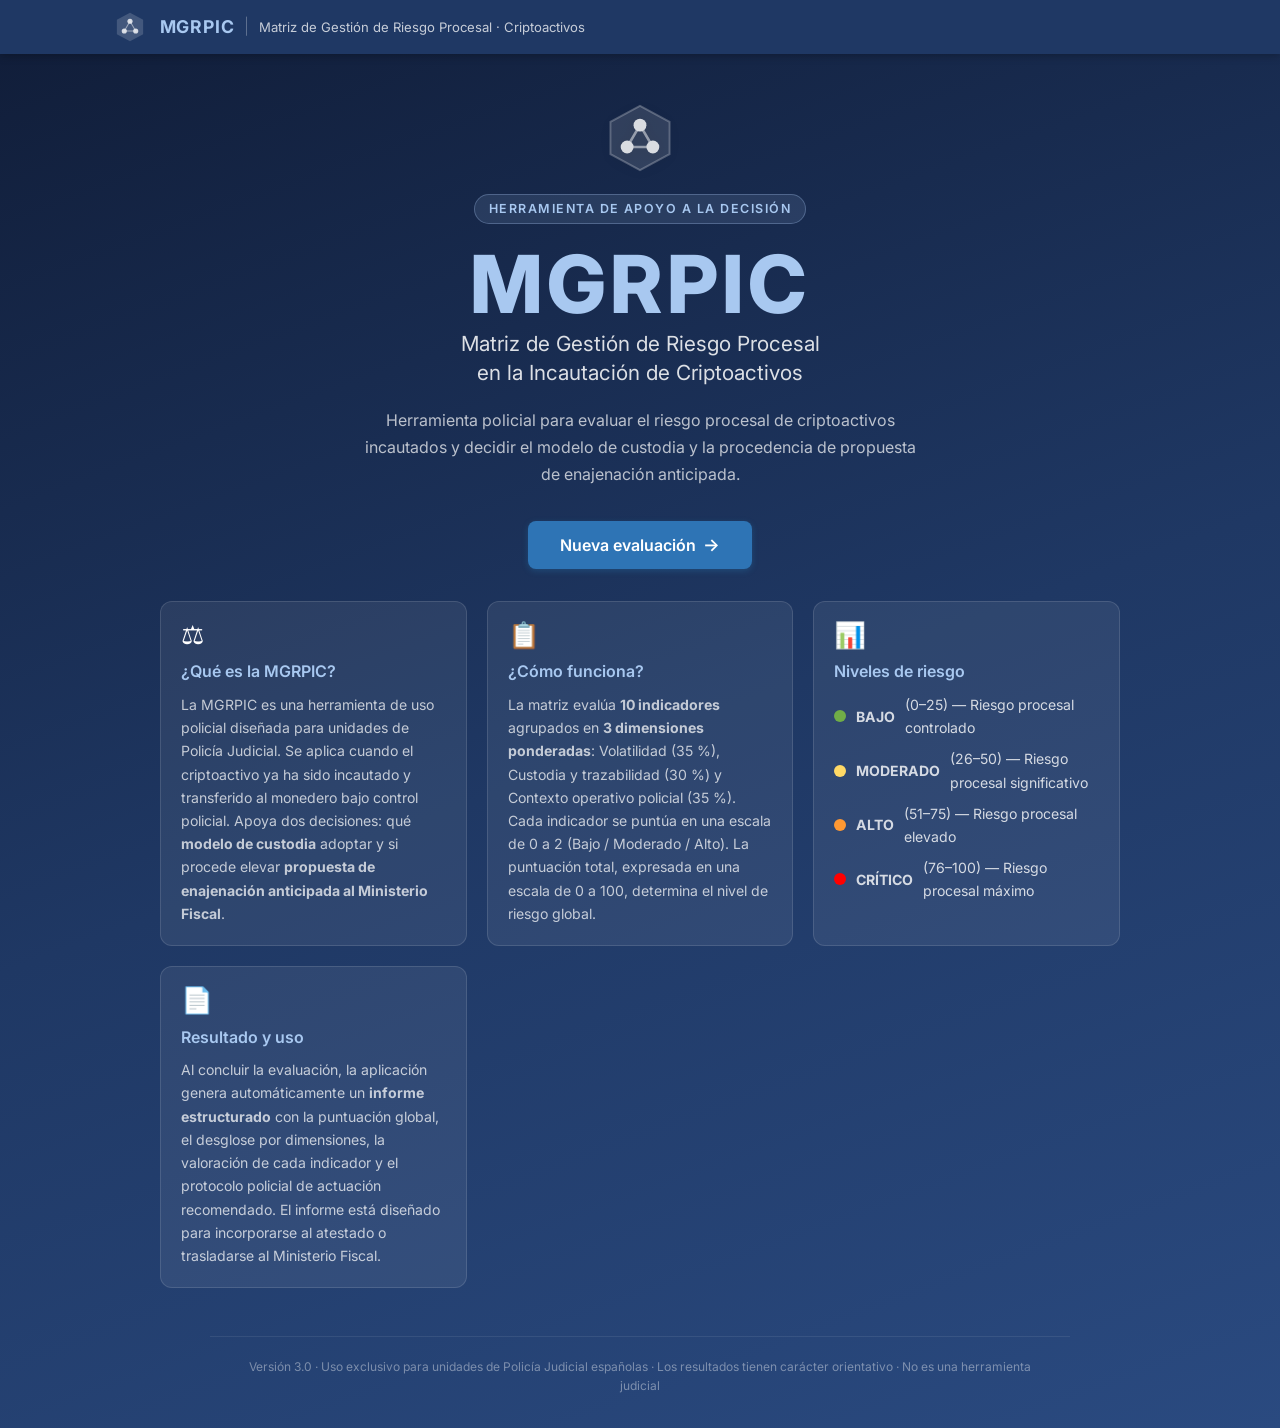
<file: mgrpic/index.html>
<!DOCTYPE html>
<html lang="es">
<head>
  <meta charset="UTF-8" />
  <meta name="viewport" content="width=device-width, initial-scale=1.0" />
  <link rel="icon" type="image/svg+xml" href="data:image/svg+xml,%3Csvg viewBox='0 0 56 56' xmlns='http://www.w3.org/2000/svg'%3E%3Cpolygon points='28,3 51,15.5 51,40.5 28,53 5,40.5 5,15.5' fill='%231F3864'/%3E%3Ccircle cx='28' cy='18' r='4.5' fill='white'/%3E%3Ccircle cx='18' cy='35' r='4.5' fill='white'/%3E%3Ccircle cx='38' cy='35' r='4.5' fill='white'/%3E%3C/svg%3E" />
  <title>MGRPIC — Matriz de Gestión de Riesgo Procesal en la Incautación de Criptoactivos</title>
  <link rel="stylesheet" href="css/styles.css" />
</head>
<body>

  <!-- ═══════════════════════════════════════════════
       CABECERA GLOBAL (visible en todas las pantallas)
       ═══════════════════════════════════════════════ -->
  <header class="app-header" id="appHeader">
    <div class="header-inner">
      <div class="header-brand">
        <div class="header-logo" aria-hidden="true">
          <svg viewBox="0 0 56 56" xmlns="http://www.w3.org/2000/svg" width="32" height="32">
            <polygon points="28,3 51,15.5 51,40.5 28,53 5,40.5 5,15.5" fill="rgba(255,255,255,0.18)"/>
            <line x1="28" y1="18" x2="18" y2="35" stroke="rgba(255,255,255,0.55)" stroke-width="1.8" stroke-linecap="round"/>
            <line x1="28" y1="18" x2="38" y2="35" stroke="rgba(255,255,255,0.55)" stroke-width="1.8" stroke-linecap="round"/>
            <line x1="18" y1="35" x2="38" y2="35" stroke="rgba(255,255,255,0.55)" stroke-width="1.8" stroke-linecap="round"/>
            <circle cx="28" cy="18" r="4.5" fill="white" opacity="0.9"/>
            <circle cx="18" cy="35" r="4.5" fill="white" opacity="0.9"/>
            <circle cx="38" cy="35" r="4.5" fill="white" opacity="0.9"/>
          </svg>
        </div>
        <span class="header-acronym">MGRPIC</span>
        <span class="header-sep">|</span>
        <span class="header-title">Matriz de Gestión de Riesgo Procesal · Criptoactivos</span>
      </div>
      <!-- Indicador de progreso global (oculto en pantalla 0) -->
      <div class="header-progress" id="headerProgress" aria-hidden="true">
        <span class="progress-label" id="progressLabel">Paso 1 de 6</span>
        <div class="progress-bar-wrap">
          <div class="progress-bar-fill" id="progressFill" style="width:0%"></div>
        </div>
      </div>
    </div>
  </header>

  <!-- ═══════════════════════════════════════════════
       CONTENEDOR PRINCIPAL DE PANTALLAS
       ═══════════════════════════════════════════════ -->
  <main class="app-main" id="appMain">

    <!-- ───────────────────────────────────────────
         PANTALLA 0 — INICIO
         ─────────────────────────────────────────── -->
    <section class="screen" id="screen0" data-screen="0">
      <div class="home-hero">
        <div class="home-logo" aria-hidden="true">
          <svg viewBox="0 0 56 56" xmlns="http://www.w3.org/2000/svg" width="72" height="72">
            <polygon points="28,3 51,15.5 51,40.5 28,53 5,40.5 5,15.5" fill="rgba(255,255,255,0.15)" stroke="rgba(255,255,255,0.3)" stroke-width="1.5"/>
            <line x1="28" y1="18" x2="18" y2="35" stroke="rgba(255,255,255,0.6)" stroke-width="2" stroke-linecap="round"/>
            <line x1="28" y1="18" x2="38" y2="35" stroke="rgba(255,255,255,0.6)" stroke-width="2" stroke-linecap="round"/>
            <line x1="18" y1="35" x2="38" y2="35" stroke="rgba(255,255,255,0.6)" stroke-width="2" stroke-linecap="round"/>
            <circle cx="28" cy="18" r="5" fill="white"/>
            <circle cx="18" cy="35" r="5" fill="white"/>
            <circle cx="38" cy="35" r="5" fill="white"/>
          </svg>
        </div>
        <div class="home-badge">Herramienta de apoyo a la decisión</div>
        <h1 class="home-title">
          <span class="home-acronym">MGRPIC</span>
          <span class="home-subtitle">Matriz de Gestión de Riesgo Procesal<br>en la Incautación de Criptoactivos</span>
        </h1>
        <p class="home-lead">
          Herramienta policial para evaluar el riesgo procesal de criptoactivos incautados
          y decidir el modelo de custodia y la procedencia de propuesta de enajenación anticipada.
        </p>
        <button class="btn btn-primary btn-lg" id="btnNuevaEvaluacion" onclick="App.irA(1)">
          Nueva evaluación
          <span class="btn-arrow">→</span>
        </button>
      </div>

      <div class="home-info-grid">

        <div class="info-card">
          <div class="info-card-icon">⚖</div>
          <h3>¿Qué es la MGRPIC?</h3>
          <p>
            La MGRPIC es una herramienta de uso policial diseñada para unidades de
            Policía Judicial. Se aplica cuando el criptoactivo ya ha sido incautado
            y transferido al monedero bajo control policial. Apoya dos decisiones:
            qué <strong>modelo de custodia</strong> adoptar y si procede elevar
            <strong>propuesta de enajenación anticipada al Ministerio Fiscal</strong>.
          </p>
        </div>

        <div class="info-card">
          <div class="info-card-icon">📋</div>
          <h3>¿Cómo funciona?</h3>
          <p>
            La matriz evalúa <strong>10 indicadores</strong> agrupados en
            <strong>3 dimensiones ponderadas</strong>: Volatilidad (35&nbsp;%),
            Custodia y trazabilidad (30&nbsp;%) y Contexto operativo policial
            (35&nbsp;%). Cada indicador se puntúa en una escala de 0 a 2
            (Bajo / Moderado / Alto). La puntuación total, expresada en una
            escala de 0 a 100, determina el nivel de riesgo global.
          </p>
        </div>

        <div class="info-card">
          <div class="info-card-icon">📊</div>
          <h3>Niveles de riesgo</h3>
          <ul class="risk-legend">
            <li>
              <span class="risk-dot" style="background:#70AD47"></span>
              <strong>BAJO</strong> (0–25) — Riesgo procesal controlado
            </li>
            <li>
              <span class="risk-dot" style="background:#FFD966"></span>
              <strong>MODERADO</strong> (26–50) — Riesgo procesal significativo
            </li>
            <li>
              <span class="risk-dot" style="background:#FF9933"></span>
              <strong>ALTO</strong> (51–75) — Riesgo procesal elevado
            </li>
            <li>
              <span class="risk-dot" style="background:#FF0000"></span>
              <strong>CRÍTICO</strong> (76–100) — Riesgo procesal máximo
            </li>
          </ul>
        </div>

        <div class="info-card">
          <div class="info-card-icon">📄</div>
          <h3>Resultado y uso</h3>
          <p>
            Al concluir la evaluación, la aplicación genera automáticamente un
            <strong>informe estructurado</strong> con la puntuación global, el
            desglose por dimensiones, la valoración de cada indicador y el
            protocolo policial de actuación recomendado. El informe está diseñado
            para incorporarse al atestado o trasladarse al Ministerio Fiscal.
          </p>
        </div>

      </div><!-- /.home-info-grid -->

      <footer class="home-footer">
        <p>
          Versión 3.0 · Uso exclusivo para unidades de Policía Judicial españolas ·
          Los resultados tienen carácter orientativo · No es una herramienta judicial
        </p>
      </footer>
    </section><!-- /#screen0 -->


    <!-- ───────────────────────────────────────────
         PANTALLA 1 — DATOS DEL CASO
         ─────────────────────────────────────────── -->
    <section class="screen hidden" id="screen1" data-screen="1">
      <div class="screen-container">

        <div class="screen-header">
          <div class="screen-step-badge">Paso 1 de 6</div>
          <h2 class="screen-title">Datos del caso</h2>
          <p class="screen-desc">
            Introduzca los datos identificativos del procedimiento. Estos datos
            se incluirán en el encabezado del informe final.
            Los campos marcados con <span class="required-mark">*</span> son obligatorios.
          </p>
        </div>

        <form class="case-form" id="caseForm" novalidate>

          <div class="form-row">
            <div class="form-group">
              <label for="numeroDiligencias">
                Número de diligencias <span class="required-mark">*</span>
              </label>
              <input
                type="text"
                id="numeroDiligencias"
                name="numeroDiligencias"
                placeholder="Ej.: DP 123/2025 — Juzgado de Instrucción nº 4 de Madrid"
                autocomplete="off"
                required
              />
              <span class="field-hint">Número de diligencias previas, juicio oral o causa especial.</span>
            </div>

            <div class="form-group">
              <label for="unidadPolicial">
                Unidad policial actuante <span class="required-mark">*</span>
              </label>
              <input
                type="text"
                id="unidadPolicial"
                name="unidadPolicial"
                placeholder="Ej.: UDEF — BLA — Brigada Central de Ciberdelincuencia"
                autocomplete="off"
                required
              />
              <span class="field-hint">Unidad que tramita las diligencias o realiza la incautación.</span>
            </div>
          </div>

          <div class="form-row">
            <div class="form-group">
              <label for="fechaIncautacion">
                Fecha de la incautación <span class="required-mark">*</span>
              </label>
              <input
                type="date"
                id="fechaIncautacion"
                name="fechaIncautacion"
                required
              />
              <span class="field-hint">Fecha en que se practicó la diligencia de intervención.</span>
            </div>

            <div class="form-group">
              <label for="tipoActivo">
                Tipo de activo digital incautado <span class="required-mark">*</span>
              </label>
              <input
                type="text"
                id="tipoActivo"
                name="tipoActivo"
                placeholder="Ej.: Bitcoin (BTC), Ethereum (ETH), USDT, Monero (XMR)…"
                autocomplete="off"
                required
              />
              <span class="field-hint">Nombre y símbolo del criptoactivo o criptoactivos intervenidos.</span>
            </div>
          </div>

          <div class="form-row">
            <div class="form-group form-group--full">
              <label for="organoJudicial">
                Órgano judicial competente <span class="required-mark">*</span>
              </label>
              <input
                type="text"
                id="organoJudicial"
                name="organoJudicial"
                placeholder="Ej.: Juzgado de Instrucción nº 4 de Madrid"
                autocomplete="off"
                required
              />
              <span class="field-hint">Juzgado o Tribunal que conoce del procedimiento.</span>
            </div>
          </div>

          <div class="form-row">
            <div class="form-group form-group--full">
              <label for="observaciones">Observaciones <span class="optional-mark">(opcional)</span></label>
              <textarea
                id="observaciones"
                name="observaciones"
                rows="3"
                placeholder="Cualquier dato adicional relevante para contextualizar la evaluación…"
              ></textarea>
              <span class="field-hint">Esta información aparecerá en el apartado de contexto del informe.</span>
            </div>
          </div>

          <!-- Mensajes de validación -->
          <div class="form-error-msg hidden" id="formErrorMsg" role="alert">
            <span class="error-icon">⚠</span>
            Por favor, complete todos los campos obligatorios antes de continuar.
          </div>

        </form><!-- /#caseForm -->

        <div class="screen-nav">
          <button class="btn btn-secondary" onclick="App.irA(0)">
            ← Inicio
          </button>
          <button class="btn btn-primary" id="btnIniciarEvaluacion" onclick="App.guardarCasoEIrA(2)">
            Iniciar evaluación →
          </button>
        </div>

      </div><!-- /.screen-container -->
    </section><!-- /#screen1 -->


    <!-- ───────────────────────────────────────────
         PANTALLAS 2-4 — DIMENSIONES (generadas por JS)
         ─────────────────────────────────────────── -->
    <section class="screen hidden" id="screen2" data-screen="2"></section>
    <section class="screen hidden" id="screen3" data-screen="3"></section>
    <section class="screen hidden" id="screen4" data-screen="4"></section>

    <!-- ───────────────────────────────────────────
         PANTALLA 5 — RESULTADOS (generada por JS)
         ─────────────────────────────────────────── -->
    <section class="screen hidden" id="screen5" data-screen="5"></section>

    <!-- ───────────────────────────────────────────
         PANTALLA 6 — INFORME (generada por JS)
         ─────────────────────────────────────────── -->
    <section class="screen hidden" id="screen6" data-screen="6"></section>

  </main><!-- /#appMain -->


  <!-- ═══════════════════════════════════════════════
       ZONA DE IMPRESIÓN (invisible en pantalla, visible al imprimir)
       ═══════════════════════════════════════════════ -->
  <div id="printZone" class="print-zone"></div>


  <!-- ═══════════════════════════════════════════════
       SCRIPTS (orden de carga obligatorio)
       ═══════════════════════════════════════════════ -->
  <script src="js/data.js"></script>
  <script src="js/scoring.js"></script>
  <script src="js/report.js"></script>
  <script src="js/app.js"></script>


</body>
</html>
</file>
<file: mgrpic/css/styles.css>
/* ═══════════════════════════════════════════════════════════
   styles.css — Hoja de estilos principal de la MGRPIC
   Diseño profesional e institucional. Sin dependencias externas.
   Paleta: azul institucional #1F3864 + niveles de riesgo PASO 6.
   ═══════════════════════════════════════════════════════════ */

/* Tipografía Inter (Google Fonts, carga asíncrona) */
@import url('https://fonts.googleapis.com/css2?family=Inter:wght@400;500;600;700;800&display=swap');

/* ──────────────────────────────────────────
   1. RESET Y VARIABLES GLOBALES
   ────────────────────────────────────────── */
*, *::before, *::after {
  box-sizing: border-box;
  margin: 0;
  padding: 0;
}

:root {
  /* Paleta institucional */
  --color-primario:       #1F3864;   /* azul oscuro institucional */
  --color-primario-med:   #2a4a80;
  --color-primario-claro: #3a6096;
  --color-acento:         #2E74B5;   /* azul acento corporativo */
  --color-acento-hover:   #1f5a91;

  /* Fondos y superficies */
  --color-bg:             #F2F2F2;   /* gris claro institucional */
  --color-surface:        #ffffff;
  --color-border:         #dde3ec;
  --color-border-med:     #bfc9d8;
  --color-text:           #1c2535;
  --color-text-med:       #4a5e72;
  --color-text-light:     #7a90a4;

  /* Niveles de riesgo — PASO 6 */
  --color-bajo:           #70AD47;
  --color-bajo-claro:     #e8f5dd;
  --color-bajo-texto:     #3d7020;   /* versión oscura para texto */
  --color-moderado:       #FFD966;
  --color-moderado-claro: #fff8cc;
  --color-moderado-texto: #7d5c00;   /* versión oscura para texto legible */
  --color-alto:           #FF9933;
  --color-alto-claro:     #fff0d9;
  --color-alto-texto:     #a04800;   /* versión oscura para texto */
  --color-critico:        #FF0000;
  --color-critico-claro:  #ffe5e5;
  --color-critico-texto:  #cc0000;   /* versión oscura para texto */

  /* Dimensiones */
  --color-d1:             #6c3483;   /* Volatilidad — morado */
  --color-d2:             #1F3864;   /* Custodia — azul institucional */
  --color-d3:             #1e8449;   /* Inejecutabilidad — verde */
  --color-d4:             #922b21;   /* Riesgo jurídico — rojo oscuro */

  /* Tipografía: Inter con fallback de sistema */
  --font-main:   'Inter', -apple-system, BlinkMacSystemFont, 'Segoe UI', Roboto, 'Helvetica Neue', Arial, sans-serif;
  --font-mono:   'Courier New', Courier, monospace;

  /* Espaciado */
  --gap-xs:   0.4rem;
  --gap-sm:   0.75rem;
  --gap-md:   1.25rem;
  --gap-lg:   2rem;
  --gap-xl:   3rem;

  /* Bordes y sombras */
  --radius-sm: 4px;
  --radius-md: 8px;
  --radius-lg: 12px;
  --shadow-sm: 0 1px 4px rgba(0,0,0,.08);
  --shadow-md: 0 4px 16px rgba(0,0,0,.10);
  --shadow-lg: 0 8px 32px rgba(0,0,0,.12);

  /* Transiciones */
  --transition: 200ms ease;
}

html {
  font-size: 16px;
  scroll-behavior: smooth;
}

body {
  font-family: var(--font-main);
  background: var(--color-bg);
  color: var(--color-text);
  line-height: 1.6;
  min-height: 100vh;
  display: flex;
  flex-direction: column;
}


/* ──────────────────────────────────────────
   2. CABECERA GLOBAL
   ────────────────────────────────────────── */
.app-header {
  background: var(--color-primario);
  color: #fff;
  position: sticky;
  top: 0;
  z-index: 100;
  box-shadow: 0 2px 8px rgba(0,0,0,.25);
}

.header-inner {
  max-width: 1100px;
  margin: 0 auto;
  padding: 0.7rem 1.5rem;
  display: flex;
  align-items: center;
  justify-content: space-between;
  gap: 1rem;
}

.header-brand {
  display: flex;
  align-items: center;
  gap: 0.6rem;
  flex-shrink: 0;
}

.header-acronym {
  font-size: 1.1rem;
  font-weight: 700;
  letter-spacing: 0.05em;
  color: #a8c8f0;
}

.header-sep {
  color: rgba(255,255,255,.3);
  font-weight: 300;
}

.header-title {
  font-size: 0.82rem;
  color: rgba(255,255,255,.75);
  font-weight: 400;
}

/* Barra de progreso en la cabecera */
.header-progress {
  display: flex;
  align-items: center;
  gap: 0.75rem;
  min-width: 220px;
}

.progress-label {
  font-size: 0.78rem;
  color: rgba(255,255,255,.7);
  white-space: nowrap;
}

.progress-bar-wrap {
  flex: 1;
  height: 6px;
  background: rgba(255,255,255,.2);
  border-radius: 3px;
  overflow: hidden;
}

.progress-bar-fill {
  height: 100%;
  background: #a8c8f0;
  border-radius: 3px;
  transition: width 0.4s ease;
}


/* ──────────────────────────────────────────
   3. CONTENEDOR PRINCIPAL Y PANTALLAS
   ────────────────────────────────────────── */
.app-main {
  flex: 1;
  display: flex;
  flex-direction: column;
}

.screen {
  flex: 1;
  display: flex;
  flex-direction: column;
  animation: fadeIn 0.25s ease;
}

.screen.hidden {
  display: none !important;
}

@keyframes fadeIn {
  from { opacity: 0; transform: translateY(6px); }
  to   { opacity: 1; transform: translateY(0); }
}

/* Contenedor interior reutilizable */
.screen-container {
  max-width: 860px;
  width: 100%;
  margin: 0 auto;
  padding: var(--gap-lg) var(--gap-md);
  flex: 1;
  display: flex;
  flex-direction: column;
  gap: var(--gap-lg);
}

/* Encabezado de pantalla (pasos 1-7) */
.screen-header {
  border-left: 4px solid var(--color-acento);
  padding-left: var(--gap-md);
}

.screen-step-badge {
  display: inline-block;
  font-size: 0.75rem;
  font-weight: 600;
  letter-spacing: 0.08em;
  text-transform: uppercase;
  color: var(--color-acento);
  background: #e6eff8;
  border: 1px solid #b0cce8;
  border-radius: 20px;
  padding: 2px 10px;
  margin-bottom: var(--gap-sm);
}

.screen-title {
  font-size: 1.6rem;
  font-weight: 700;
  color: var(--color-primario);
  margin-bottom: 0.4rem;
}

.screen-desc {
  color: var(--color-text-med);
  font-size: 0.95rem;
  max-width: 680px;
}


/* ──────────────────────────────────────────
   4. PANTALLA 0 — INICIO
   ────────────────────────────────────────── */
#screen0 {
  background: linear-gradient(160deg, #111e3a 0%, #1F3864 50%, #2a4a80 100%);
  color: #fff;
}

.home-hero {
  max-width: 860px;
  margin: 0 auto;
  padding: var(--gap-xl) var(--gap-lg) var(--gap-lg);
  text-align: center;
}

.home-badge {
  display: inline-block;
  font-size: 0.78rem;
  font-weight: 600;
  letter-spacing: 0.12em;
  text-transform: uppercase;
  color: #a8c8f0;
  background: rgba(168,200,240,.12);
  border: 1px solid rgba(168,200,240,.3);
  border-radius: 20px;
  padding: 4px 14px;
  margin-bottom: var(--gap-md);
}

.home-acronym {
  display: block;
  font-size: clamp(3rem, 8vw, 5rem);
  font-weight: 800;
  letter-spacing: 0.05em;
  color: #a8c8f0;
  line-height: 1;
  margin-bottom: 0.3rem;
}

.home-subtitle {
  display: block;
  font-size: clamp(1rem, 2.5vw, 1.3rem);
  font-weight: 400;
  color: rgba(255,255,255,.85);
  line-height: 1.4;
  margin-bottom: var(--gap-md);
}

.home-lead {
  font-size: 1rem;
  color: rgba(255,255,255,.7);
  max-width: 560px;
  margin: 0 auto var(--gap-lg);
  line-height: 1.7;
}

/* Grid de tarjetas informativas */
.home-info-grid {
  display: grid;
  grid-template-columns: repeat(auto-fit, minmax(280px, 1fr));
  gap: var(--gap-md);
  max-width: 1000px;
  margin: 0 auto;
  padding: 0 var(--gap-md) var(--gap-xl);
}

.info-card {
  background: rgba(255,255,255,.07);
  border: 1px solid rgba(255,255,255,.12);
  border-radius: var(--radius-lg);
  padding: var(--gap-md) var(--gap-md);
  transition: background var(--transition);
}

.info-card:hover {
  background: rgba(255,255,255,.11);
}

.info-card-icon {
  font-size: 1.6rem;
  margin-bottom: var(--gap-sm);
  line-height: 1;
}

.info-card h3 {
  font-size: 1rem;
  font-weight: 600;
  color: #a8c8f0;
  margin-bottom: 0.5rem;
}

.info-card p,
.info-card ul {
  font-size: 0.88rem;
  color: rgba(255,255,255,.72);
  line-height: 1.65;
}

/* Lista de niveles de riesgo */
.risk-legend {
  list-style: none;
  display: flex;
  flex-direction: column;
  gap: 0.5rem;
}

.risk-legend li {
  display: flex;
  align-items: center;
  gap: 0.6rem;
  font-size: 0.88rem;
  color: rgba(255,255,255,.8);
}

.risk-dot {
  display: inline-block;
  width: 12px;
  height: 12px;
  border-radius: 50%;
  flex-shrink: 0;
}

.home-footer {
  text-align: center;
  padding: var(--gap-md) var(--gap-md) var(--gap-lg);
  font-size: 0.75rem;
  color: rgba(255,255,255,.4);
  border-top: 1px solid rgba(255,255,255,.08);
  max-width: 860px;
  margin: 0 auto;
  width: 100%;
}


/* ──────────────────────────────────────────
   5. PANTALLA 1 — FORMULARIO DATOS DEL CASO
   ────────────────────────────────────────── */
.case-form {
  background: var(--color-surface);
  border: 1px solid var(--color-border);
  border-radius: var(--radius-lg);
  padding: var(--gap-lg);
  box-shadow: var(--shadow-sm);
  display: flex;
  flex-direction: column;
  gap: var(--gap-md);
}

.form-row {
  display: grid;
  grid-template-columns: 1fr 1fr;
  gap: var(--gap-md);
}

.form-group {
  display: flex;
  flex-direction: column;
  gap: 0.35rem;
}

.form-group--full {
  grid-column: 1 / -1;
}

.form-group label {
  font-size: 0.88rem;
  font-weight: 600;
  color: var(--color-text);
}

.form-group input,
.form-group textarea,
.form-group select {
  padding: 0.6rem 0.85rem;
  border: 1.5px solid var(--color-border);
  border-radius: var(--radius-sm);
  font-family: var(--font-main);
  font-size: 0.93rem;
  color: var(--color-text);
  background: #fff;
  transition: border-color var(--transition), box-shadow var(--transition);
  outline: none;
}

.form-group input:focus,
.form-group textarea:focus {
  border-color: var(--color-acento);
  box-shadow: 0 0 0 3px rgba(46,116,181,.15);
}

.form-group input.invalid,
.form-group textarea.invalid {
  border-color: var(--color-critico);
  box-shadow: 0 0 0 3px rgba(192,57,43,.12);
}

.form-group textarea {
  resize: vertical;
  min-height: 80px;
}

.field-hint {
  font-size: 0.78rem;
  color: var(--color-text-light);
  line-height: 1.4;
}

.required-mark {
  color: var(--color-critico);
  font-weight: 700;
}

.optional-mark {
  color: var(--color-text-light);
  font-weight: 400;
  font-size: 0.8rem;
}

/* Mensaje de error del formulario */
.form-error-msg {
  display: flex;
  align-items: center;
  gap: 0.5rem;
  padding: 0.65rem 1rem;
  background: var(--color-critico-claro);
  border: 1px solid #f1948a;
  border-radius: var(--radius-sm);
  color: #922b21;
  font-size: 0.88rem;
  font-weight: 500;
}

.error-icon {
  font-size: 1rem;
  flex-shrink: 0;
}


/* ──────────────────────────────────────────
   6. PANTALLAS DE DIMENSIONES (2-5)
   ────────────────────────────────────────── */
.dim-header {
  background: var(--dim-color, var(--color-primario));
  color: #fff;
  border-radius: var(--radius-lg) var(--radius-lg) 0 0;
  padding: var(--gap-md) var(--gap-lg);
}

.dim-header-meta {
  display: flex;
  align-items: center;
  gap: var(--gap-sm);
  margin-bottom: 0.4rem;
}

.dim-badge {
  font-size: 0.73rem;
  font-weight: 700;
  letter-spacing: 0.1em;
  text-transform: uppercase;
  background: rgba(255,255,255,.2);
  border-radius: 20px;
  padding: 2px 10px;
}

.dim-peso {
  font-size: 0.8rem;
  color: rgba(255,255,255,.75);
}

.dim-title {
  font-size: 1.4rem;
  font-weight: 700;
}

.dim-desc {
  font-size: 0.88rem;
  color: rgba(255,255,255,.8);
  margin-top: 0.3rem;
  max-width: 640px;
}

/* Lista de indicadores */
.indicators-list {
  background: var(--color-surface);
  border: 1px solid var(--color-border);
  border-top: none;
  border-radius: 0 0 var(--radius-lg) var(--radius-lg);
  overflow: hidden;
}

.indicator-card {
  padding: var(--gap-md) var(--gap-lg);
  border-bottom: 1px solid var(--color-border);
}

.indicator-card:last-child {
  border-bottom: none;
}

.indicator-header {
  display: flex;
  align-items: flex-start;
  gap: var(--gap-sm);
  margin-bottom: var(--gap-sm);
}

.indicator-codigo {
  display: inline-block;
  font-size: 0.75rem;
  font-weight: 700;
  letter-spacing: 0.08em;
  background: var(--dim-color-claro, #e8f2fb);
  color: var(--dim-color, var(--color-primario));
  border-radius: var(--radius-sm);
  padding: 2px 8px;
  white-space: nowrap;
  margin-top: 2px;
}

.indicator-nombre {
  font-size: 1rem;
  font-weight: 600;
  color: var(--color-text);
}

.indicator-desc {
  font-size: 0.86rem;
  color: var(--color-text-med);
  margin-bottom: var(--gap-md);
  line-height: 1.55;
}

/* Opciones de radio */
.opciones-list {
  display: flex;
  flex-direction: column;
  gap: 0.5rem;
}

.opcion-label {
  display: flex;
  align-items: flex-start;
  gap: 0.75rem;
  padding: 0.65rem 0.85rem;
  border: 1.5px solid var(--color-border);
  border-radius: var(--radius-md);
  cursor: pointer;
  transition: border-color var(--transition), background var(--transition);
  user-select: none;
}

.opcion-label:hover {
  border-color: var(--color-border-med);
  background: #f8f9fb;
}

.opcion-label.selected-bajo {
  border-color: var(--color-bajo);
  background: var(--color-bajo-claro);
}

.opcion-label.selected-moderado {
  border-color: var(--color-moderado);
  background: var(--color-moderado-claro);
  border-width: 2px;
}

.opcion-label.selected-alto {
  border-color: var(--color-alto);
  background: var(--color-alto-claro);
}

/* Botón circular de radio personalizado */
.opcion-radio {
  appearance: none;
  -webkit-appearance: none;
  width: 18px;
  height: 18px;
  border: 2px solid var(--color-border-med);
  border-radius: 50%;
  background: #fff;
  flex-shrink: 0;
  margin-top: 3px;
  cursor: pointer;
  transition: border-color var(--transition), background var(--transition);
  position: relative;
}

.opcion-radio:checked {
  border-color: var(--radio-color, var(--color-acento));
  background: var(--radio-color, var(--color-acento));
  box-shadow: inset 0 0 0 3px #fff;
}

.opcion-radio.radio-bajo:checked     { --radio-color: var(--color-bajo); }
.opcion-radio.radio-moderado:checked { --radio-color: var(--color-moderado); }
.opcion-radio.radio-alto:checked     { --radio-color: var(--color-alto); }

.opcion-content {
  flex: 1;
  display: flex;
  flex-direction: column;
  gap: 0.15rem;
}

.opcion-nivel {
  font-size: 0.75rem;
  font-weight: 700;
  letter-spacing: 0.06em;
  text-transform: uppercase;
}

.opcion-nivel.nivel-bajo     { color: var(--color-bajo-texto); }
.opcion-nivel.nivel-moderado { color: var(--color-moderado-texto); }
.opcion-nivel.nivel-alto     { color: var(--color-alto-texto); }

.opcion-puntos {
  font-size: 0.72rem;
  color: var(--color-text-light);
  font-weight: 500;
}

.opcion-etiqueta {
  font-size: 0.88rem;
  color: var(--color-text);
  line-height: 1.5;
}

/* Fila superior de badge + contador */
.screen-step-badge-row {
  display: flex;
  align-items: center;
  justify-content: space-between;
  margin-bottom: var(--gap-sm);
  flex-wrap: wrap;
  gap: 0.4rem;
}

/* Contador "X / N respondidos" dentro de cada dimensión */
.dim-contador {
  font-size: 0.78rem;
  font-weight: 600;
  color: var(--color-text-light);
  background: #f0f3f8;
  border: 1px solid var(--color-border);
  border-radius: 20px;
  padding: 2px 10px;
  transition: color var(--transition), background var(--transition), border-color var(--transition);
}

.dim-contador--completo {
  color: var(--color-bajo);
  background: var(--color-bajo-claro);
  border-color: var(--color-bajo);
}

/* Aviso: indicador sin respuesta */
.indicator-card.sin-respuesta .opciones-list::after {
  content: "⚠ Seleccione una opción para continuar";
  display: block;
  margin-top: 0.5rem;
  font-size: 0.8rem;
  color: var(--color-critico);
  font-weight: 500;
}

/* Ayuda contextual del indicador */
.indicator-ayuda {
  margin-top: var(--gap-sm);
  padding: 0.5rem 0.75rem;
  background: #eaf1f9;
  border-left: 3px solid var(--color-acento);
  border-radius: 0 var(--radius-sm) var(--radius-sm) 0;
  font-size: 0.82rem;
  color: var(--color-text-med);
  line-height: 1.5;
}

.indicator-ayuda::before {
  content: "ℹ ";
  font-weight: 700;
  color: var(--color-acento);
}


/* ──────────────────────────────────────────
   7. PANTALLA 6 — RESULTADOS
   ────────────────────────────────────────── */
.results-hero {
  background: var(--color-surface);
  border: 1px solid var(--color-border);
  border-radius: var(--radius-lg);
  padding: var(--gap-lg);
  display: flex;
  align-items: center;
  gap: var(--gap-lg);
  box-shadow: var(--shadow-sm);
}

.results-score-circle {
  width: 130px;
  height: 130px;
  border-radius: 50%;
  display: flex;
  flex-direction: column;
  align-items: center;
  justify-content: center;
  flex-shrink: 0;
  border: 6px solid;
}

.results-score-number {
  font-size: 2.4rem;
  font-weight: 800;
  line-height: 1;
}

.results-score-label {
  font-size: 0.72rem;
  font-weight: 600;
  letter-spacing: 0.06em;
  text-transform: uppercase;
  opacity: 0.8;
}

.results-level-block {
  flex: 1;
}

.results-level-text {
  font-size: 1.8rem;
  font-weight: 800;
  letter-spacing: 0.04em;
  line-height: 1.1;
  margin-bottom: 0.3rem;
}

.results-level-desc {
  font-size: 0.92rem;
  color: var(--color-text-med);
  line-height: 1.6;
  max-width: 500px;
}

/* Tabla de desglose por dimensiones */
.dim-breakdown {
  background: var(--color-surface);
  border: 1px solid var(--color-border);
  border-radius: var(--radius-lg);
  overflow: hidden;
  box-shadow: var(--shadow-sm);
}

.dim-breakdown-title {
  padding: var(--gap-sm) var(--gap-md);
  background: #ebebeb;
  border-bottom: 1px solid var(--color-border);
  font-size: 0.85rem;
  font-weight: 700;
  color: var(--color-text-med);
  text-transform: uppercase;
  letter-spacing: 0.06em;
}

.dim-breakdown-row {
  display: grid;
  grid-template-columns: 200px 1fr 90px;
  align-items: center;
  gap: var(--gap-md);
  padding: 0.85rem var(--gap-md);
  border-bottom: 1px solid var(--color-border);
}

.dim-breakdown-row:last-child {
  border-bottom: none;
}

.dim-breakdown-name {
  font-size: 0.9rem;
  font-weight: 600;
  color: var(--color-text);
}

.dim-breakdown-peso {
  font-size: 0.75rem;
  color: var(--color-text-light);
  font-weight: 400;
}

.dim-bar-wrap {
  height: 12px;
  background: var(--color-bg);
  border-radius: 6px;
  overflow: hidden;
  border: 1px solid var(--color-border);
}

.dim-bar-fill {
  height: 100%;
  border-radius: 6px;
  transition: width 0.6s ease;
}

.dim-breakdown-pts {
  text-align: right;
  font-size: 0.9rem;
  font-weight: 700;
}

/* Cuadro de orientación operativa */
.orientacion-box {
  background: var(--color-surface);
  border: 1px solid var(--color-border);
  border-radius: var(--radius-lg);
  overflow: hidden;
  box-shadow: var(--shadow-sm);
}

.orientacion-header {
  padding: var(--gap-sm) var(--gap-md);
  font-size: 0.85rem;
  font-weight: 700;
  text-transform: uppercase;
  letter-spacing: 0.06em;
  color: #fff;
}

.orientacion-body {
  padding: var(--gap-md);
}

.orientacion-body ul {
  list-style: none;
  display: flex;
  flex-direction: column;
  gap: 0.6rem;
}

.orientacion-body ul li {
  display: flex;
  gap: 0.6rem;
  font-size: 0.9rem;
  color: var(--color-text);
  line-height: 1.55;
}

.orientacion-body ul li::before {
  content: "▸";
  flex-shrink: 0;
  font-size: 0.75rem;
  margin-top: 3px;
}

/* Gráfico de barras / tabla de fallback */
.chart-container {
  background: var(--color-surface);
  border: 1px solid var(--color-border);
  border-radius: var(--radius-lg);
  padding: var(--gap-md);
  box-shadow: var(--shadow-sm);
}

.chart-container canvas {
  max-height: 280px;
}

.chart-fallback-table {
  width: 100%;
  border-collapse: collapse;
  font-size: 0.88rem;
}

.chart-fallback-table th {
  background: #ebebeb;
  padding: 0.5rem 0.75rem;
  text-align: left;
  font-size: 0.78rem;
  text-transform: uppercase;
  letter-spacing: 0.05em;
  color: var(--color-text-med);
  border-bottom: 2px solid var(--color-border);
}

.chart-fallback-table td {
  padding: 0.55rem 0.75rem;
  border-bottom: 1px solid var(--color-border);
  color: var(--color-text);
}


/* ──────────────────────────────────────────
   8. PANTALLA 7 — INFORME
   ────────────────────────────────────────── */
.report-actions {
  display: flex;
  gap: var(--gap-sm);
  flex-wrap: wrap;
}

.report-body {
  background: var(--color-surface);
  border: 1px solid var(--color-border);
  border-radius: var(--radius-lg);
  padding: var(--gap-lg);
  box-shadow: var(--shadow-sm);
  font-size: 0.9rem;
  line-height: 1.65;
}

.report-section {
  margin-bottom: var(--gap-lg);
}

.report-section:last-child {
  margin-bottom: 0;
}

.report-section-title {
  font-size: 0.8rem;
  font-weight: 700;
  text-transform: uppercase;
  letter-spacing: 0.08em;
  color: var(--color-primario);
  border-bottom: 2px solid var(--color-primario);
  padding-bottom: 0.3rem;
  margin-bottom: var(--gap-sm);
}

.report-field {
  display: grid;
  grid-template-columns: 200px 1fr;
  gap: 0.35rem var(--gap-sm);
  padding: 0.3rem 0;
  border-bottom: 1px dashed var(--color-border);
  font-size: 0.88rem;
}

.report-field:last-child {
  border-bottom: none;
}

.report-field-label {
  font-weight: 600;
  color: var(--color-text-med);
}

.report-indicator-row {
  display: grid;
  grid-template-columns: 60px 1fr 80px;
  gap: 0.3rem var(--gap-sm);
  padding: 0.4rem 0;
  border-bottom: 1px dashed var(--color-border);
  font-size: 0.86rem;
  align-items: start;
}

.report-indicator-row:last-child {
  border-bottom: none;
}

.report-ind-codigo {
  font-weight: 700;
  color: var(--color-text-med);
}

.report-ind-nivel {
  font-weight: 700;
  text-align: right;
}

.report-total-box {
  display: flex;
  align-items: center;
  gap: var(--gap-md);
  padding: var(--gap-md);
  border-radius: var(--radius-md);
  margin-bottom: var(--gap-md);
}

.report-total-score {
  font-size: 2.5rem;
  font-weight: 800;
  line-height: 1;
}

.report-total-nivel {
  font-size: 1.2rem;
  font-weight: 700;
}


/* ──────────────────────────────────────────
   9. NAVEGACIÓN ENTRE PANTALLAS
   ────────────────────────────────────────── */
.screen-nav {
  display: flex;
  justify-content: space-between;
  align-items: center;
  padding-top: var(--gap-sm);
  border-top: 1px solid var(--color-border);
  flex-wrap: wrap;
  gap: var(--gap-sm);
}

.screen-nav-right {
  display: flex;
  gap: var(--gap-sm);
  margin-left: auto;
}


/* ──────────────────────────────────────────
   10. BOTONES
   ────────────────────────────────────────── */
.btn {
  display: inline-flex;
  align-items: center;
  gap: 0.4rem;
  padding: 0.6rem 1.25rem;
  border: none;
  border-radius: var(--radius-sm);
  font-family: var(--font-main);
  font-size: 0.9rem;
  font-weight: 600;
  cursor: pointer;
  transition: background var(--transition), transform var(--transition), box-shadow var(--transition);
  text-decoration: none;
  white-space: nowrap;
}

.btn:active {
  transform: translateY(1px);
}

.btn-primary {
  background: var(--color-acento);
  color: #fff;
  box-shadow: 0 2px 6px rgba(41,128,185,.3);
}

.btn-primary:hover {
  background: var(--color-acento-hover);
  box-shadow: 0 4px 12px rgba(41,128,185,.35);
}

.btn-secondary {
  background: #fff;
  color: var(--color-text-med);
  border: 1.5px solid var(--color-border-med);
}

.btn-secondary:hover {
  background: var(--color-bg);
  border-color: var(--color-acento);
  color: var(--color-acento);
}

.btn-lg {
  padding: 0.85rem 2rem;
  font-size: 1rem;
  border-radius: var(--radius-md);
}

.btn-ghost {
  background: transparent;
  color: rgba(255,255,255,.85);
  border: 1.5px solid rgba(255,255,255,.35);
}

.btn-ghost:hover {
  background: rgba(255,255,255,.1);
  color: #fff;
}

.btn-arrow {
  font-size: 1.1em;
  transition: transform var(--transition);
}

.btn:hover .btn-arrow {
  transform: translateX(3px);
}

.btn-print {
  background: var(--color-primario);
  color: #fff;
}

.btn-print:hover {
  background: var(--color-primario-med);
}

.btn-pdf {
  background: #c0392b;
  color: #fff;
  box-shadow: 0 2px 6px rgba(192,57,43,.25);
}

.btn-pdf:hover {
  background: #a93226;
  box-shadow: 0 4px 12px rgba(192,57,43,.35);
}

.btn-word {
  background: #1f5a91;
  color: #fff;
  box-shadow: 0 2px 6px rgba(31,90,145,.25);
}

.btn-word:hover {
  background: #184875;
  box-shadow: 0 4px 12px rgba(31,90,145,.35);
}


/* ──────────────────────────────────────────
   11. UTILIDADES
   ────────────────────────────────────────── */
.hidden {
  display: none !important;
}

.text-center { text-align: center; }

/* Colores de nivel reutilizables */
.color-bajo     { color: var(--color-bajo-texto); }
.color-moderado { color: var(--color-moderado-texto); }
.color-alto     { color: var(--color-alto-texto); }
.color-critico  { color: var(--color-critico-texto); }

.bg-bajo     { background: var(--color-bajo); }
.bg-moderado { background: var(--color-moderado); }
.bg-alto     { background: var(--color-alto); }
.bg-critico  { background: var(--color-critico); }


/* ──────────────────────────────────────────
   12. IMPRESIÓN — Documento formal A4
   ────────────────────────────────────────── */
.print-zone {
  display: none;
}

@media print {
  /* Página A4 con márgenes de documento formal */
  @page {
    size: A4 portrait;
    margin: 2cm 2cm 2.5cm 2cm;
  }

  /* Ocultar toda la UI de la app */
  body > * {
    display: none !important;
  }

  /* Solo mostrar la zona de impresión */
  .print-zone {
    display: block !important;
    font-family: 'Inter', Arial, sans-serif;
    font-size: 10.5pt;
    color: #111;
    line-height: 1.55;
    background: #fff;
    padding: 0;
    margin: 0;
  }

  /* Secciones del informe */
  .print-zone .report-section {
    margin-bottom: 1.2cm;
    page-break-inside: avoid;
  }

  .print-zone .report-section:last-child {
    margin-bottom: 0;
  }

  /* Título de sección */
  .print-zone .report-section-title {
    font-size: 9pt;
    font-weight: 700;
    text-transform: uppercase;
    letter-spacing: 0.07em;
    color: #1F3864;
    border-bottom: 1.5pt solid #1F3864;
    padding-bottom: 2pt;
    margin-bottom: 8pt;
  }

  /* Campos del caso */
  .print-zone .report-field {
    grid-template-columns: 150pt 1fr;
    font-size: 10pt;
    padding: 3pt 0;
    border-bottom: 0.5pt dashed #bbb;
  }

  .print-zone .report-field-label {
    font-weight: 600;
    color: #444;
  }

  /* Caja de resultado global */
  .print-zone .report-total-box {
    border: 1.5pt solid #555;
    padding: 8pt 10pt;
    background: #f9f9f9 !important;
    -webkit-print-color-adjust: exact;
    print-color-adjust: exact;
  }

  .print-zone .report-total-score {
    font-size: 22pt;
    font-weight: 800;
  }

  .print-zone .report-total-nivel {
    font-size: 13pt;
    font-weight: 700;
  }

  /* Tablas de desglose */
  .print-zone table {
    font-size: 9.5pt;
    border-collapse: collapse;
    width: 100%;
  }

  .print-zone table th,
  .print-zone table td {
    padding: 4pt 6pt;
    border: 0.5pt solid #ccc;
  }

  .print-zone table th {
    background: #e8ecf2 !important;
    -webkit-print-color-adjust: exact;
    print-color-adjust: exact;
    font-weight: 700;
    color: #1F3864;
  }

  /* Indicadores */
  .print-zone [style*="grid-template-columns:4rem"] {
    font-size: 9pt;
    padding: 4pt 6pt;
    border-bottom: 0.5pt solid #ddd;
    page-break-inside: avoid;
  }

  /* Orientaciones — lista numerada */
  .print-zone ol li {
    font-size: 10pt;
    line-height: 1.6;
    margin-bottom: 3pt;
    page-break-inside: avoid;
  }

  /* Nota de herramienta de apoyo */
  .print-zone [style*="background:#f8f9fb"] {
    background: #f5f5f5 !important;
    border: 0.75pt solid #ccc !important;
    -webkit-print-color-adjust: exact;
    print-color-adjust: exact;
    font-size: 9pt;
  }

  /* Pie de documento */
  .print-zone [style*="border-top:2px solid"] {
    border-top: 1pt solid #999 !important;
    padding-top: 8pt;
    font-size: 8.5pt;
    color: #555;
  }

  /* Forzar colores de fondo en badges de nivel */
  * {
    -webkit-print-color-adjust: exact;
    print-color-adjust: exact;
  }

  /* Ocultar elementos no deseados en impresión */
  .btn,
  button,
  .app-header,
  .screen-nav,
  .report-actions,
  nav {
    display: none !important;
  }
}


/* ──────────────────────────────────────────
   13. RESPONSIVE — Tablet y móvil
   ────────────────────────────────────────── */

/* Tablet (768px – 1024px) */
@media (max-width: 1024px) {
  .screen-container {
    max-width: 100%;
    padding: var(--gap-md) var(--gap-md);
  }

  .home-hero {
    padding: var(--gap-lg) var(--gap-md) var(--gap-md);
  }

  .home-info-grid {
    grid-template-columns: repeat(auto-fit, minmax(240px, 1fr));
    padding: 0 var(--gap-md) var(--gap-lg);
  }

  .dim-breakdown-row {
    grid-template-columns: 180px 1fr 90px;
  }
}

/* Móvil (< 700px) */
@media (max-width: 700px) {
  .header-title { display: none; }
  .header-progress { min-width: 120px; }

  .screen-container {
    padding: var(--gap-md) var(--gap-sm);
  }

  .form-row {
    grid-template-columns: 1fr;
  }

  .results-hero {
    flex-direction: column;
    text-align: center;
  }

  .results-score-circle {
    width: 100px;
    height: 100px;
    margin: 0 auto;
  }

  .results-score-number {
    font-size: 1.8rem;
  }

  .dim-breakdown-row {
    grid-template-columns: 1fr 80px;
  }

  .dim-breakdown-row .dim-bar-wrap {
    grid-column: 1 / -1;
  }

  .report-field {
    grid-template-columns: 1fr;
  }

  .report-field-label {
    margin-bottom: 0.1rem;
  }

  .report-indicator-row {
    grid-template-columns: 50px 1fr 70px;
  }

  .home-info-grid {
    grid-template-columns: 1fr;
    padding: 0 var(--gap-sm) var(--gap-lg);
  }

  .case-form {
    padding: var(--gap-md);
  }

  .indicator-card {
    padding: var(--gap-md);
  }

  .screen-title {
    font-size: 1.3rem;
  }

  .report-total-box {
    flex-direction: column;
    text-align: center;
    gap: var(--gap-sm);
  }

  .report-total-box > div:last-child {
    border-left: none !important;
    border-top: 2px solid currentColor;
    padding-left: 0 !important;
    padding-top: var(--gap-sm);
  }
}

/* ──────────────────────────────────────────
   14. LOGO Y ELEMENTOS ADICIONALES
   ────────────────────────────────────────── */
.header-logo {
  display: flex;
  align-items: center;
  margin-right: 0.25rem;
  opacity: 0.9;
}

.home-logo {
  margin-bottom: var(--gap-sm);
  opacity: 0.92;
  filter: drop-shadow(0 2px 8px rgba(0,0,0,0.2));
}

/* Animación de entrada del logo en pantalla de inicio */
.home-logo svg {
  animation: logoFadeIn 0.6s ease both;
}

@keyframes logoFadeIn {
  from { opacity: 0; transform: scale(0.85) translateY(-8px); }
  to   { opacity: 0.92; transform: scale(1) translateY(0); }
}
</file>
